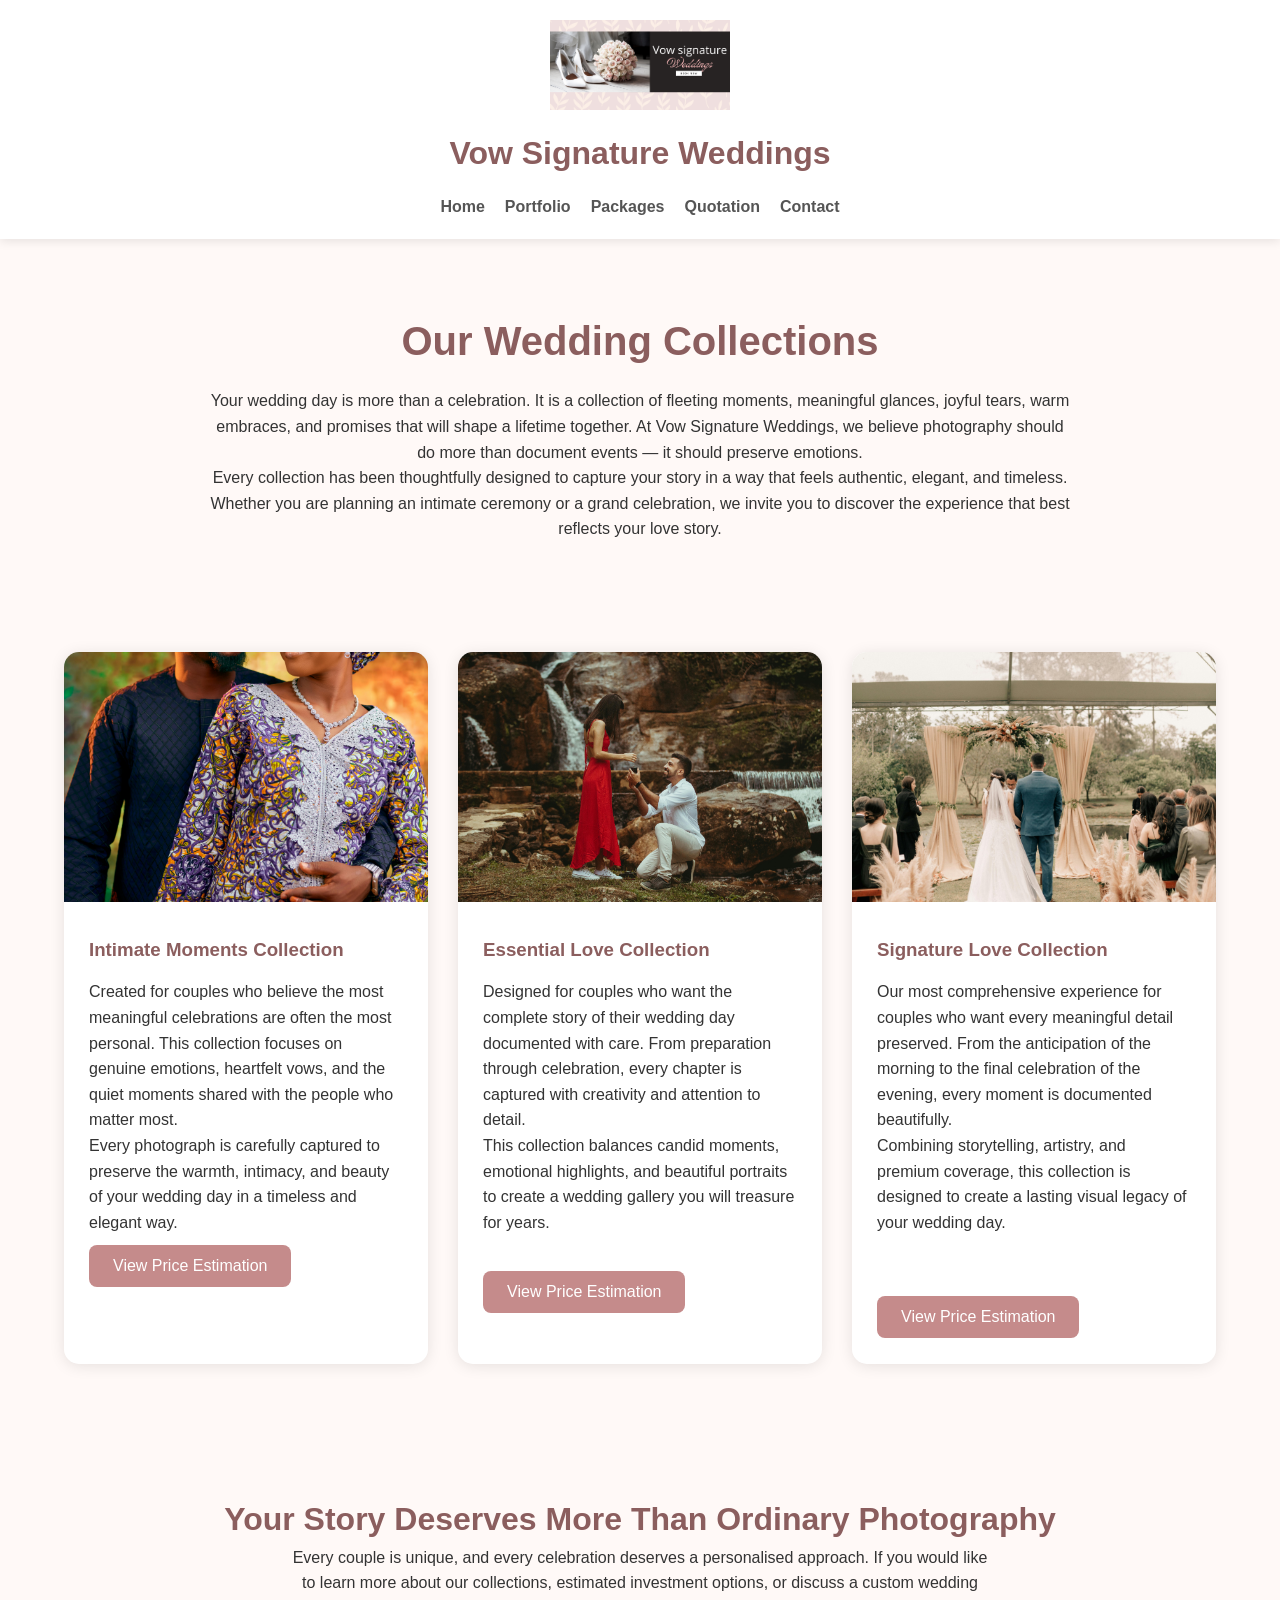
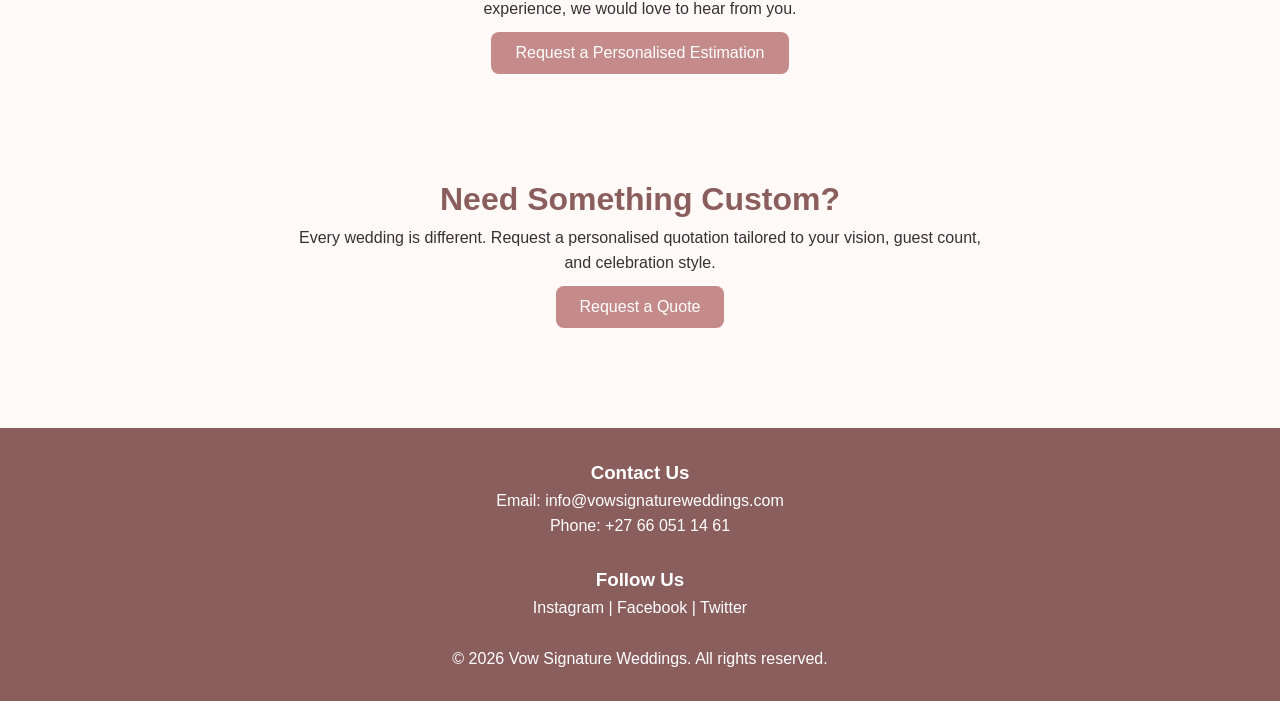
<file: package.html>
<!DOCTYPE html>
<html lang="en">
  <head>
    <meta charset="UTF-8" />
    <meta name="viewport" content="width=device-width, initial-scale=1.0" />
    <meta
      name="description"
      content="Vow Signature Weddings captures timeless wedding moments through professional photography services in Johannesburg, South Africa."
    />

    <title>Wedding Photography Packages | Vow Signature Weddings</title>

    <link rel="stylesheet" href="style.css" />
  </head>
  <body>
    <!DOCTYPE html>

    <html lang="en">
      <head>
        <meta charset="UTF-8" />
        <meta name="viewport" content="width=device-width, initial-scale=1.0" />
        <title>Packages | Vow Signature Weddings</title>
        <link rel="stylesheet" href="style.css" />

        <link
          rel="stylesheet"
          href="https://unpkg.com/aos@2.3.4/dist/aos.css"
        />
      </head>

      <body>
        <!-- HEADER -->

        <header data-aos="zoom-in">
          <img
            src="image/vowlogo .png"
            alt="Vow Signature Weddings Logo"
            class="logo"
          />

          <h1>Vow Signature Weddings</h1>

          <nav>
            <a href="index.html">Home</a>
            <a href="portfolio.html">Portfolio</a>
            <a href="package.html">Packages</a>
            <a href="quotation.html">Quotation</a>
            <a href="contact.html">Contact</a>
          </nav>
        </header>

        <!-- HERO -->

        <!-- PACKAGES -->

        <section class="page-banner" data-aos="zoom-in">
          <h2>Our Wedding Collections</h2>

          <p>
            Your wedding day is more than a celebration. It is a collection of
            fleeting moments, meaningful glances, joyful tears, warm embraces,
            and promises that will shape a lifetime together. At Vow Signature
            Weddings, we believe photography should do more than document events
            — it should preserve emotions.
          </p>

          <p>
            Every collection has been thoughtfully designed to capture your
            story in a way that feels authentic, elegant, and timeless. Whether
            you are planning an intimate ceremony or a grand celebration, we
            invite you to discover the experience that best reflects your love
            story.
          </p>
        </section>

        <section class="packages-section" data-aos="zoom-in">
          <div class="package-grid">
            <!-- INTIMATE MOMENTS -->

            <div class="package-card" data-aos="zoom-in">
              <img
                src="image/Packages /intimate.jpg"
                alt="Intimate Wedding Collection"
              />

              <div class="package-content">
                <h3>Intimate Moments Collection</h3>

                <p>
                  Created for couples who believe the most meaningful
                  celebrations are often the most personal. This collection
                  focuses on genuine emotions, heartfelt vows, and the quiet
                  moments shared with the people who matter most.
                </p>

                <p>
                  Every photograph is carefully captured to preserve the warmth,
                  intimacy, and beauty of your wedding day in a timeless and
                  elegant way.
                </p>
                <a href="quotation.html">
                  <button>View Price Estimation</button>
                </a>
              </div>
            </div>

            <!-- ESSENTIAL LOVE -->

            <div class="package-card" data-aos="zoom-in">
              <img
                src="image/Packages /essential.jpg"
                alt="Essential Love Collection"
              />

              <div class="package-content">
                <h3>Essential Love Collection</h3>

                <p>
                  Designed for couples who want the complete story of their
                  wedding day documented with care. From preparation through
                  celebration, every chapter is captured with creativity and
                  attention to detail.
                </p>

                <p>
                  This collection balances candid moments, emotional highlights,
                  and beautiful portraits to create a wedding gallery you will
                  treasure for years.
                </p>
                <br />

                <a href="quotation.html">
                  <button>View Price Estimation</button>
                </a>
              </div>
            </div>

            <!-- SIGNATURE LOVE -->

            <div class="package-card" data-aos="zoom-in">
              <img
                src="image/Packages /signature.jpg"
                alt="Signature Love Collection"
              />

              <div class="package-content">
                <h3>Signature Love Collection</h3>

                <p>
                  Our most comprehensive experience for couples who want every
                  meaningful detail preserved. From the anticipation of the
                  morning to the final celebration of the evening, every moment
                  is documented beautifully.
                </p>

                <p>
                  Combining storytelling, artistry, and premium coverage, this
                  collection is designed to create a lasting visual legacy of
                  your wedding day.
                </p>

                <br />
                <br />

                <a href="quotation.html">
                  <button>View Price Estimation</button>
                </a>
              </div>
            </div>
          </div>
        </section>

        <section class="hero" data-aos="zoom-in">
          <h2>Your Story Deserves More Than Ordinary Photography</h2>

          <p>
            Every couple is unique, and every celebration deserves a
            personalised approach. If you would like to learn more about our
            collections, estimated investment options, or discuss a custom
            wedding experience, we would love to hear from you.
          </p>

          <a href="quotation.html">
            <button>Request a Personalised Estimation</button>
          </a>
        </section>

        <!-- CTA -->

        <section class="hero" data-aos="zoom-in">
          <h2>Need Something Custom?</h2>

          <p>
            Every wedding is different. Request a personalised quotation
            tailored to your vision, guest count, and celebration style.
          </p>

          <a href="quotation.html" data-aos="zoom-in">
            <button>Request a Quote</button>
          </a>
        </section>

        <!-- FOOTER -->

        <footer data-aos="zoom-in">
          <h3>Contact Us</h3>

          <p>Email: info@vowsignatureweddings.com</p>

          <p>Phone: +27 66 051 14 61</p>

          <br />

          <h3>Follow Us</h3>

          <a href="#">Instagram</a> | <a href="#">Facebook</a> |
          <a href="#">Twitter</a>

          <br /><br />

          <p>&copy; 2026 Vow Signature Weddings. All rights reserved.</p>
        </footer>

        <script src="https://unpkg.com/aos@2.3.4/dist/aos.js"></script>
        <script src="script.js"></script>
      </body>
    </html>
  </body>
</html>
</file>
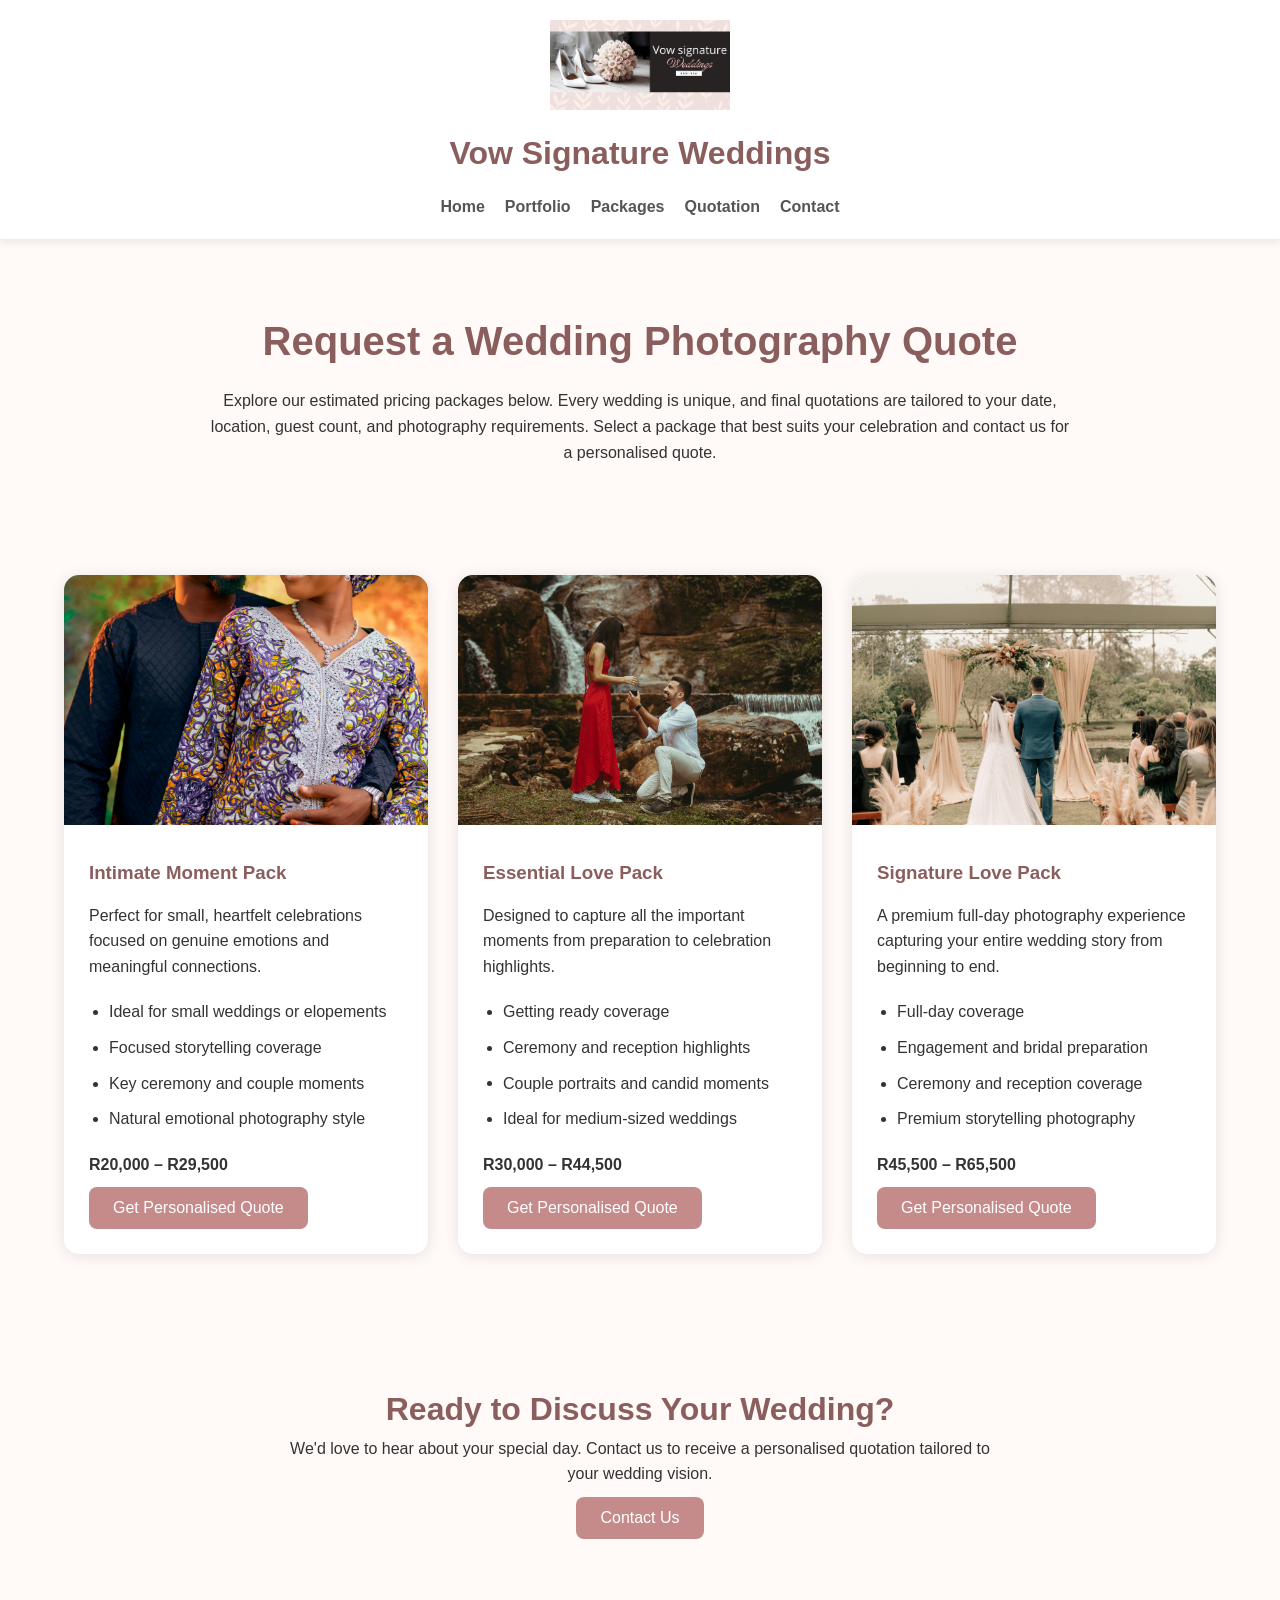
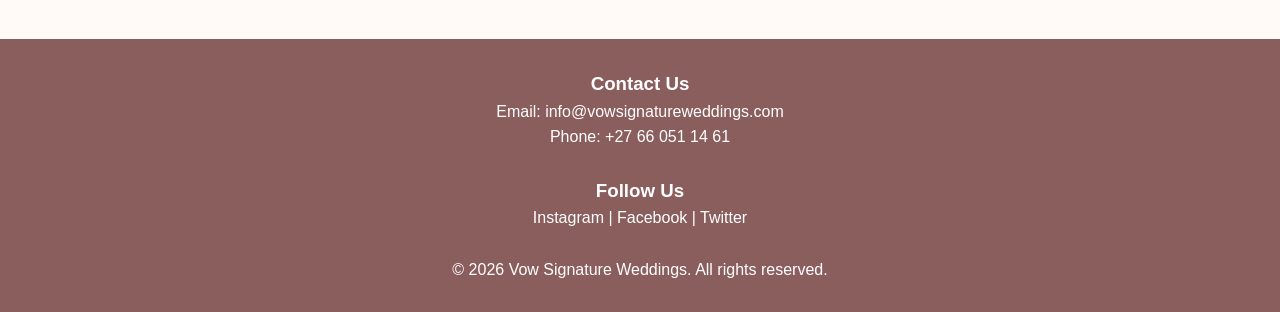
<file: quotation.html>
<!DOCTYPE html>
<html lang="en">
  <head>
    <meta charset="UTF-8" />
    <meta name="viewport" content="width=device-width, initial-scale=1.0" />
    <meta
      name="description"
      content="Vow Signature Weddings captures timeless wedding moments through professional photography services in Johannesburg, South Africa."
    />

    <title>Request a Wedding Photography Quote | Vow Signature Weddings</title>
    <link rel="stylesheet" href="style.css" />
  </head>
  <body>
    <!DOCTYPE html>

    <html lang="en">
      <head>
        <meta charset="UTF-8" />
        <meta name="viewport" content="width=device-width, initial-scale=1.0" />
        <title>Packages | Vow Signature Weddings</title>
        <link rel="stylesheet" href="style.css" />

        <link
          rel="stylesheet"
          href="https://unpkg.com/aos@2.3.4/dist/aos.css"
        />
      </head>

      <body>
        <!-- HEADER -->

        <header data-aos="zoom-in">
          <img
            src="image/vowlogo .png"
            alt="Vow Signature Weddings Logo"
            class="logo"
          />

          <h1>Vow Signature Weddings</h1>

          <nav>
            <a href="index.html">Home</a>
            <a href="portfolio.html">Portfolio</a>
            <a href="package.html">Packages</a>
            <a href="quotation.html">Quotation</a>
            <a href="contact.html">Contact</a>
          </nav>
        </header>

        <!-- HERO -->

        <section class="page-banner" data-aos="zoom-in">
          <h2>Request a Wedding Photography Quote</h2>

          <p>
            Explore our estimated pricing packages below. Every wedding is
            unique, and final quotations are tailored to your date, location,
            guest count, and photography requirements. Select a package that
            best suits your celebration and contact us for a personalised quote.
          </p>
        </section>

        <!-- PACKAGES -->

        <section class="packages-section">
          <div class="package-grid">
            <!-- INTIMATE -->

            <div class="package-card" data-aos="zoom-in">
              <img
                src="image/Packages /intimate.jpg"
                alt="Outdoor bridal portrait"
              />

              <div class="package-content">
                <h3>Intimate Moment Pack</h3>

                <p>
                  Perfect for small, heartfelt celebrations focused on genuine
                  emotions and meaningful connections.
                </p>

                <ul>
                  <li>Ideal for small weddings or elopements</li>
                  <li>Focused storytelling coverage</li>
                  <li>Key ceremony and couple moments</li>
                  <li>Natural emotional photography style</li>
                </ul>

                <p><strong>R20,000 – R29,500</strong></p>

                <a href="contact.html">
                  <button>Get Personalised Quote</button>
                </a>
              </div>
            </div>

            <!-- ESSENTIAL -->

            <div class="package-card" data-aos="zoom-in">
              <img
                src="image/Packages /essential.jpg"
                alt="Outdoor bridal portrait"
              />

              <div class="package-content">
                <h3>Essential Love Pack</h3>

                <p>
                  Designed to capture all the important moments from preparation
                  to celebration highlights.
                </p>

                <ul>
                  <li>Getting ready coverage</li>
                  <li>Ceremony and reception highlights</li>
                  <li>Couple portraits and candid moments</li>
                  <li>Ideal for medium-sized weddings</li>
                </ul>

                <p><strong>R30,000 – R44,500</strong></p>

                <a href="contact.html">
                  <button>Get Personalised Quote</button>
                </a>
              </div>
            </div>

            <!-- SIGNATURE -->

            <div class="package-card" data-aos="zoom-in">
              <img
                src="image/Packages /signature.jpg"
                alt="Bride showing engagement ring"
              />

              <div class="package-content">
                <h3>Signature Love Pack</h3>

                <p>
                  A premium full-day photography experience capturing your
                  entire wedding story from beginning to end.
                </p>

                <ul>
                  <li>Full-day coverage</li>
                  <li>Engagement and bridal preparation</li>
                  <li>Ceremony and reception coverage</li>
                  <li>Premium storytelling photography</li>
                </ul>

                <p><strong>R45,500 – R65,500</strong></p>

                <a href="contact.html">
                  <button>Get Personalised Quote</button>
                </a>
              </div>
            </div>
          </div>
        </section>

        <!-- CTA -->

        <section class="hero" data-aos="zoom-in">
          <h2>Ready to Discuss Your Wedding?</h2>

          <p>
            We'd love to hear about your special day. Contact us to receive a
            personalised quotation tailored to your wedding vision.
          </p>

          <a href="contact.html">
            <button>Contact Us</button>
          </a>
        </section>

        <!-- FOOTER -->

        <footer data-aos="zoom-in">
          <h3>Contact Us</h3>

          <p>Email: info@vowsignatureweddings.com</p>

          <p>Phone: +27 66 051 14 61</p>

          <br />

          <h3>Follow Us</h3>

          <a href="#">Instagram</a> | <a href="#">Facebook</a> |
          <a href="#">Twitter</a>

          <br /><br />

          <p>&copy; 2026 Vow Signature Weddings. All rights reserved.</p>
        </footer>

        <script src="https://unpkg.com/aos@2.3.4/dist/aos.js"></script>
        <script src="script.js"></script>
      </body>
    </html>
  </body>
</html>
</file>
<file: style.css>
/* RESET */
* {
  margin: 0;
  padding: 0;
  box-sizing: border-box;
}

/* BODY */
body {
  font-family: Arial, sans-serif;
  background: #fff9f7;
  color: #333;
  line-height: 1.6;
}

/* HEADER */
header {
  background: white;
  text-align: center;
  padding: 20px;
  box-shadow: 0 2px 10px rgba(0, 0, 0, 0.1);
}

.logo {
  width: 180px;
  margin-bottom: 10px;
}

/* TITLE */
h1 {
  color: #8b5e5e;
  margin-bottom: 15px;
}

/* NAVIGATION */
nav {
  display: flex;
  justify-content: center;
  flex-wrap: wrap;
  gap: 20px;
}

nav a {
  text-decoration: none;
  color: #555;
  font-weight: bold;
}

nav a:hover {
  color: #c58b8b;
}

/* HERO SECTION */
.hero {
  text-align: center;
  padding: 50px 20px;
}

.hero h2 {
  font-size: 2rem;
  color: #8b5e5e;
}

.hero p {
  max-width: 700px;
  margin: auto;
}

/* BUTTONS */
button {
  background-color: #c58b8b;
  color: white;
  border: none;
  padding: 12px 24px;
  border-radius: 8px;
  font-size: 16px;
  cursor: pointer;
  margin-top: 10px;
  transition: 0.3s;
}

button:hover {
  background-color: #a56d6d;
}

/* CARD SECTION */
.card-container {
  display: flex;
  justify-content: center;
  gap: 30px;
  flex-wrap: wrap;
  padding: 40px;
}

.card {
  background: white;
  width: 320px;
  border-radius: 15px;
  overflow: hidden;
  text-align: center;
  box-shadow: 0 2px 15px rgba(0, 0, 0, 0.1);
  padding-bottom: 20px;
}

/* CARD IMAGES */
.card img {
  width: 100%;
  height: 220px;
  object-fit: cover;
}

/* GALLERY */
.gallery {
  display: grid;
  grid-template-columns: repeat(auto-fit, minmax(250px, 1fr));
  gap: 20px;
  padding: 40px;
}

.gallery img {
  width: 100%;
  height: 250px;
  object-fit: cover;
  border-radius: 15px;
}

/* TESTIMONIALS */
.testimonials {
  padding: 50px;
}

.testimonial-box {
  display: flex;
  align-items: center;
  gap: 20px;
  background: white;
  margin-bottom: 20px;
  padding: 20px;
  border-radius: 15px;
  box-shadow: 0 2px 10px rgba(0, 0, 0, 0.1);
}

.testimonial-box img {
  width: 80px;
  height: 80px;
  border-radius: 50%;
  object-fit: cover;
}

/* FOOTER */
footer {
  background: #8b5e5e;
  color: white;
  text-align: center;
  padding: 30px;
  margin-top: 50px;
}

footer a {
  color: white;
  text-decoration: none;
}

/* MOBILE */
@media (max-width: 768px) {
  nav {
    flex-direction: column;
  }

  .testimonial-box {
    flex-direction: column;
    text-align: center;
  }

  .gallery {
    grid-template-columns: 1fr;
  }
}

/* PORTFOLIO SECTION */

/* PORTFOLIO HERO */

.portfolio-hero {
  text-align: center;
  padding: 70px 20px 40px;
  max-width: 900px;
  margin: auto;
}

.portfolio-hero h2 {
  color: #8b5e5e;
  font-size: 2.8rem;
  margin-bottom: 20px;
}

.portfolio-hero p {
  max-width: 800px;
  margin: auto;
  font-size: 1.1rem;
  line-height: 1.8;
}

.portfolio-section {
  padding: 60px 40px;
}

.portfolio-section h2 {
  text-align: center;
  color: #8b5e5e;
  margin-bottom: 15px;
}

.portfolio-section p {
  text-align: center;
  max-width: 800px;
  margin: 0 auto 50px;
}

/* PORTFOLIO CATEGORY */

.portfolio-category {
  margin-bottom: 60px;
}

.portfolio-section h3 {
  text-align: center;
  color: #8b5e5e;
  margin-bottom: 35px;
  font-size: 2rem;
}

/* SAME STYLE AS YOUR CARD SECTION */

.portfolio-gallery {
  display: flex;
  justify-content: center;
  gap: 30px;
  flex-wrap: wrap;
}

/* INDIVIDUAL IMAGE CARD */

.portfolio-card {
  background: white;
  width: 320px;
  border-radius: 15px;
  overflow: hidden;
  box-shadow: 0 2px 15px rgba(0, 0, 0, 0.1);
  transition: 0.3s ease;
}

.portfolio-card:hover {
  transform: translateY(-8px);
  box-shadow: 0 12px 30px rgba(0, 0, 0, 0.15);
}

.portfolio-card img {
  width: 100%;
  height: 320px;
  object-fit: cover;
}

.portfolio-card img {
  cursor: pointer;
}

/* OPTIONAL IMAGE TITLE */

.portfolio-card p {
  padding: 15px;
  margin: 0;
  font-weight: bold;
  color: #8b5e5e;
}

/* MOBILE */

@media (max-width: 768px) {
  .portfolio-card {
    width: 100%;
    max-width: 350px;
  }
}

/* PACKAGES PAGE */

.packages-section {
  width: 90%;
  max-width: 1200px;
  margin: auto;
  padding: 40px 0 80px;
}

.package-grid {
  display: grid;
  grid-template-columns: repeat(auto-fit, minmax(320px, 1fr));
  gap: 30px;
}

.package-card {
  background: white;
  border-radius: 15px;
  overflow: hidden;
  box-shadow: 0 2px 15px rgba(0, 0, 0, 0.1);
  transition: 0.3s;
}

.package-card:hover {
  transform: translateY(-5px);
}

.package-card img {
  width: 100%;
  height: 250px;
  object-fit: cover;
}

.package-content {
  padding: 25px;
}

.package-content h3 {
  color: #8b5e5e;
  margin-bottom: 15px;
}

.package-content ul {
  margin: 20px 0;
  padding-left: 20px;
}

.package-content li {
  margin-bottom: 10px;
}

.page-banner {
  text-align: center;
  padding: 70px 20px;
  max-width: 900px;
  margin: auto;
}

.page-banner h2 {
  color: #8b5e5e;
  font-size: 2.5rem;
  margin-bottom: 15px;
}

.contact-hero {
  text-align: center;
  padding: 60px 20px;
  max-width: 900px;
  margin: 0 auto;
}

.contact-hero p {
  max-width: 800px;
  margin: 0 auto;
  line-height: 1.8;
  font-size: 1.1rem;
}

.contact-section {
  display: flex;
  justify-content: center;
  align-items: center;
  padding: 40px 20px;
}

.contact-card {
  width: 100%;
  max-width: 700px;
  padding: 40px;
  border-radius: 15px;
  background: white;
  box-shadow: 0 5px 15px rgba(0, 0, 0, 0.1);
}

.contact-card form {
  display: flex;
  flex-direction: column;
  gap: 15px;
}

.contact-card input,
.contact-card textarea {
  padding: 12px;
  border: 1px solid #ddd;
  border-radius: 5px;
}

.contact-card button {
  cursor: pointer;
}

.contact-card select {
  padding: 12px;
  border: 1px solid #ddd;
  border-radius: 5px;
}

.contact-card label {
  font-size: 14px;
}

.info-card {
  width: 350px;
  height: 220px;

  background: white;
  padding: 30px;

  border-radius: 15px;

  box-shadow: 0 5px 15px rgba(0, 0, 0, 0.1);
}

.contact-info-section {
  display: flex;
  justify-content: center;
  gap: 40px;
  flex-wrap: wrap;
  margin: 80px auto;
}

.info-card {
  width: 320px;
  min-height: 220px;
  background: white;
  padding: 30px;
  border-radius: 15px;
  box-shadow: 0 5px 15px rgba(0, 0, 0, 0.1);
}

.info-card h3 {
  margin-bottom: 20px;
  color: #8b5e5e;
}

.info-card p {
  line-height: 1.8;
}

.location-card h3 {
  color: #8b5e5e;
  margin-bottom: 10px;
}

.location-card p {
  margin-bottom: 20px;
  font-size: 1.1rem;
}

/* LOCATION MAP SECTION */

.location-card {
  width: 100%;
  max-width: 900px;
  margin: 50px auto;
  background: white;
  padding: 30px;
  border-radius: 15px;
  box-shadow: 0 5px 15px rgba(0, 0, 0, 0.1);
}

.location-card h3 {
  color: #8b5e5e;
  margin-bottom: 15px;
}

.location-card p {
  margin-bottom: 20px;
  font-size: 1.1rem;
}

#map {
  width: 100%;
  height: 400px;
  border-radius: 12px;
  overflow: hidden;
}

#formMessage {
  margin-top: 15px;
  text-align: center;
  font-weight: bold;
  color: green;
}

/* LIGHTBOX */
/* LIGHTBOX */

#lightbox {
  display: none;

  position: fixed;

  top: 0;
  left: 0;

  width: 100%;
  height: 100%;

  background: rgba(0, 0, 0, 0.9);

  justify-content: center;
  align-items: center;

  z-index: 9999;
}

#lightbox-img {
  max-width: 90%;
  max-height: 85%;

  border-radius: 10px;
}

#close-lightbox {
  position: absolute;

  top: 20px;
  right: 40px;

  color: white;

  font-size: 40px;

  cursor: pointer;
}

.close {
  position: absolute;
  top: 20px;
  right: 40px;
  color: white;
  font-size: 40px;
  cursor: pointer;
}

/* PORTFOLIO SEARCH */

.search-container {
  text-align: center;
  margin: 30px 0;
}

#portfolioSearch {
  width: 350px;
  max-width: 90%;

  padding: 12px 20px;

  border: 1px solid #ccc;

  border-radius: 30px;

  font-size: 16px;
}
</file>
